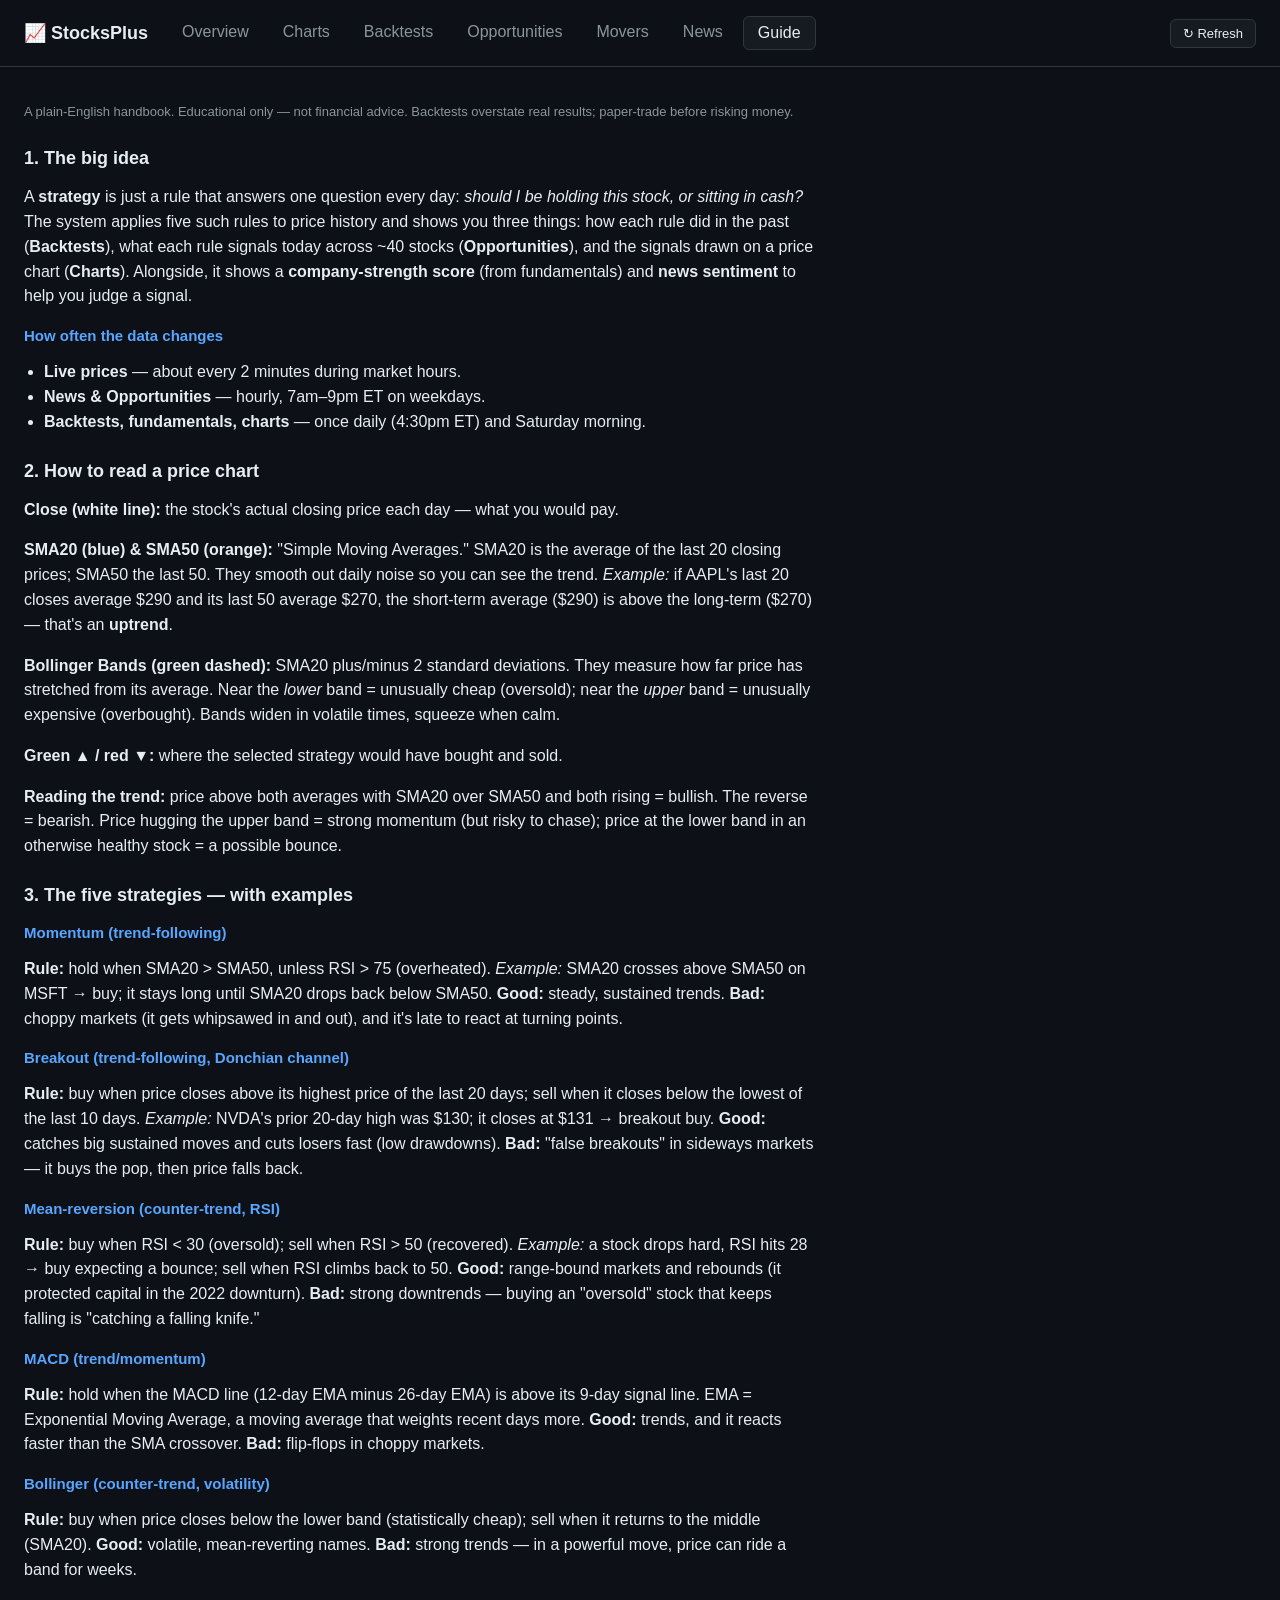
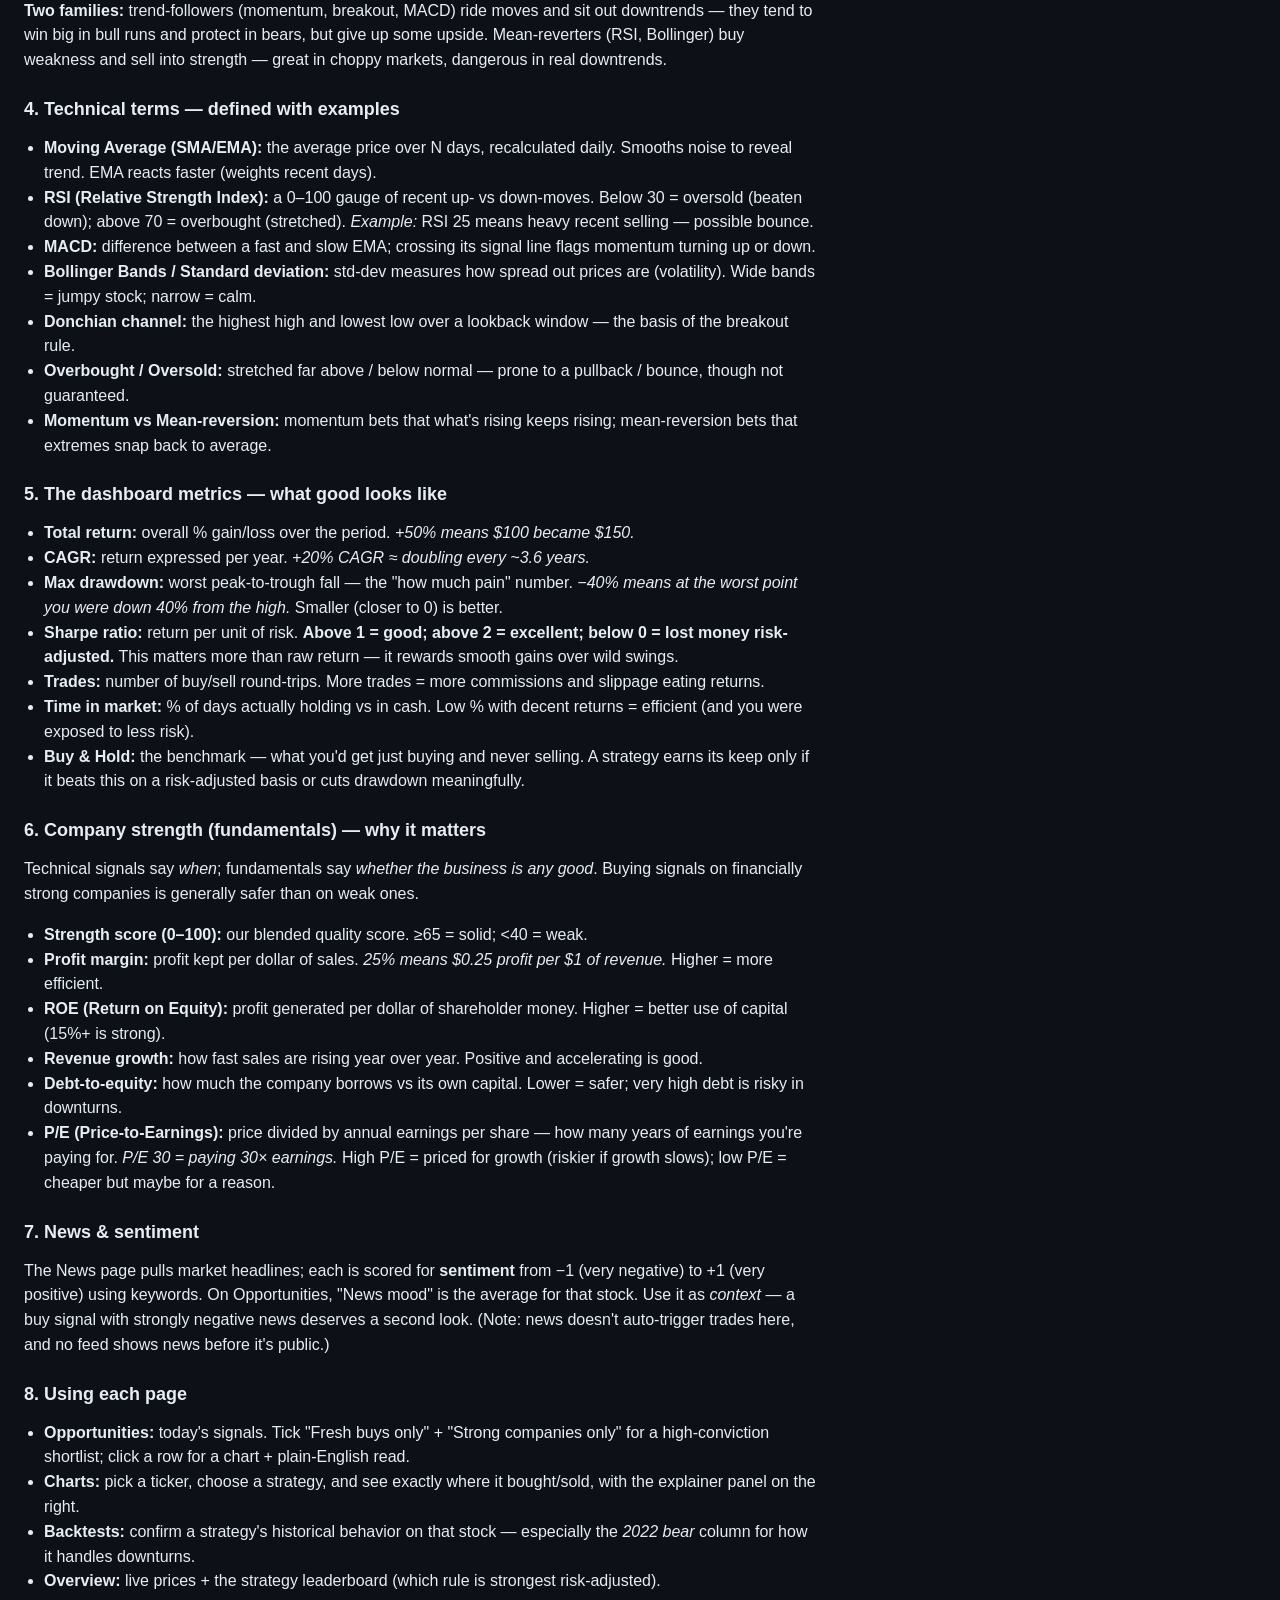
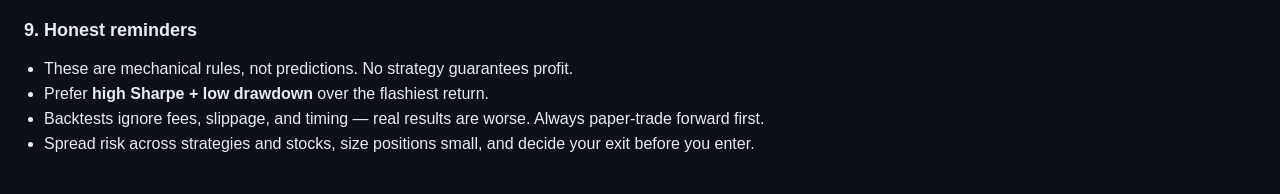
<file: dashboard/guide.html>
<!DOCTYPE html><html lang="en"><head>
<meta charset="UTF-8" /><meta name="viewport" content="width=device-width, initial-scale=1.0" />
<title>StocksPlus — Guide</title><link rel="stylesheet" href="assets/css/app.css" /></head>
<body>
<header>
  <span class="brand">📈 StocksPlus</span>
  <nav>
    <a href="index.html">Overview</a>
    <a href="charts.html">Charts</a>
    <a href="backtests.html">Backtests</a>
    <a href="opportunities.html">Opportunities</a>
    <a href="movers.html">Movers</a>
    <a href="news.html">News</a>
    <a href="guide.html" class="active">Guide</a>
  </nav>
  <span class="spacer"></span>
  <button id="refresh" onclick="location.reload()">↻ Refresh</button>
</header>
<main class="guide">
  <p class="tagline">A plain-English handbook. Educational only — not financial advice. Backtests overstate real results; paper-trade before risking money.</p>

  <h2>1. The big idea</h2>
  <p>A <strong>strategy</strong> is just a rule that answers one question every day: <em>should I be holding this stock, or sitting in cash?</em> The system applies five such rules to price history and shows you three things: how each rule did in the past (<strong>Backtests</strong>), what each rule signals today across ~40 stocks (<strong>Opportunities</strong>), and the signals drawn on a price chart (<strong>Charts</strong>). Alongside, it shows a <strong>company-strength score</strong> (from fundamentals) and <strong>news sentiment</strong> to help you judge a signal.</p>

  <h3>How often the data changes</h3>
  <ul>
    <li><strong>Live prices</strong> — about every 2 minutes during market hours.</li>
    <li><strong>News &amp; Opportunities</strong> — hourly, 7am–9pm ET on weekdays.</li>
    <li><strong>Backtests, fundamentals, charts</strong> — once daily (4:30pm ET) and Saturday morning.</li>
  </ul>

  <h2>2. How to read a price chart</h2>
  <p><strong>Close (white line):</strong> the stock's actual closing price each day — what you would pay.</p>
  <p><strong>SMA20 (blue) &amp; SMA50 (orange):</strong> "Simple Moving Averages." SMA20 is the average of the last 20 closing prices; SMA50 the last 50. They smooth out daily noise so you can see the trend. <em>Example:</em> if AAPL's last 20 closes average $290 and its last 50 average $270, the short-term average ($290) is above the long-term ($270) — that's an <strong>uptrend</strong>.</p>
  <p><strong>Bollinger Bands (green dashed):</strong> SMA20 plus/minus 2 standard deviations. They measure how far price has stretched from its average. Near the <em>lower</em> band = unusually cheap (oversold); near the <em>upper</em> band = unusually expensive (overbought). Bands widen in volatile times, squeeze when calm.</p>
  <p><strong>Green ▲ / red ▼:</strong> where the selected strategy would have bought and sold.</p>
  <p><strong>Reading the trend:</strong> price above both averages with SMA20 over SMA50 and both rising = bullish. The reverse = bearish. Price hugging the upper band = strong momentum (but risky to chase); price at the lower band in an otherwise healthy stock = a possible bounce.</p>

  <h2>3. The five strategies — with examples</h2>

  <h3>Momentum (trend-following)</h3>
  <p><strong>Rule:</strong> hold when SMA20 &gt; SMA50, unless RSI &gt; 75 (overheated). <em>Example:</em> SMA20 crosses above SMA50 on MSFT → buy; it stays long until SMA20 drops back below SMA50. <strong>Good:</strong> steady, sustained trends. <strong>Bad:</strong> choppy markets (it gets whipsawed in and out), and it's late to react at turning points.</p>

  <h3>Breakout (trend-following, Donchian channel)</h3>
  <p><strong>Rule:</strong> buy when price closes above its highest price of the last 20 days; sell when it closes below the lowest of the last 10 days. <em>Example:</em> NVDA's prior 20-day high was $130; it closes at $131 → breakout buy. <strong>Good:</strong> catches big sustained moves and cuts losers fast (low drawdowns). <strong>Bad:</strong> "false breakouts" in sideways markets — it buys the pop, then price falls back.</p>

  <h3>Mean-reversion (counter-trend, RSI)</h3>
  <p><strong>Rule:</strong> buy when RSI &lt; 30 (oversold); sell when RSI &gt; 50 (recovered). <em>Example:</em> a stock drops hard, RSI hits 28 → buy expecting a bounce; sell when RSI climbs back to 50. <strong>Good:</strong> range-bound markets and rebounds (it protected capital in the 2022 downturn). <strong>Bad:</strong> strong downtrends — buying an "oversold" stock that keeps falling is "catching a falling knife."</p>

  <h3>MACD (trend/momentum)</h3>
  <p><strong>Rule:</strong> hold when the MACD line (12-day EMA minus 26-day EMA) is above its 9-day signal line. EMA = Exponential Moving Average, a moving average that weights recent days more. <strong>Good:</strong> trends, and it reacts faster than the SMA crossover. <strong>Bad:</strong> flip-flops in choppy markets.</p>

  <h3>Bollinger (counter-trend, volatility)</h3>
  <p><strong>Rule:</strong> buy when price closes below the lower band (statistically cheap); sell when it returns to the middle (SMA20). <strong>Good:</strong> volatile, mean-reverting names. <strong>Bad:</strong> strong trends — in a powerful move, price can ride a band for weeks.</p>

  <p><strong>Two families:</strong> trend-followers (momentum, breakout, MACD) ride moves and sit out downtrends — they tend to win big in bull runs and protect in bears, but give up some upside. Mean-reverters (RSI, Bollinger) buy weakness and sell into strength — great in choppy markets, dangerous in real downtrends.</p>

  <h2>4. Technical terms — defined with examples</h2>
  <ul>
    <li><strong>Moving Average (SMA/EMA):</strong> the average price over N days, recalculated daily. Smooths noise to reveal trend. EMA reacts faster (weights recent days).</li>
    <li><strong>RSI (Relative Strength Index):</strong> a 0–100 gauge of recent up- vs down-moves. Below 30 = oversold (beaten down); above 70 = overbought (stretched). <em>Example:</em> RSI 25 means heavy recent selling — possible bounce.</li>
    <li><strong>MACD:</strong> difference between a fast and slow EMA; crossing its signal line flags momentum turning up or down.</li>
    <li><strong>Bollinger Bands / Standard deviation:</strong> std-dev measures how spread out prices are (volatility). Wide bands = jumpy stock; narrow = calm.</li>
    <li><strong>Donchian channel:</strong> the highest high and lowest low over a lookback window — the basis of the breakout rule.</li>
    <li><strong>Overbought / Oversold:</strong> stretched far above / below normal — prone to a pullback / bounce, though not guaranteed.</li>
    <li><strong>Momentum vs Mean-reversion:</strong> momentum bets that what's rising keeps rising; mean-reversion bets that extremes snap back to average.</li>
  </ul>

  <h2>5. The dashboard metrics — what good looks like</h2>
  <ul>
    <li><strong>Total return:</strong> overall % gain/loss over the period. <em>+50% means $100 became $150.</em></li>
    <li><strong>CAGR:</strong> return expressed per year. <em>+20% CAGR ≈ doubling every ~3.6 years.</em></li>
    <li><strong>Max drawdown:</strong> worst peak-to-trough fall — the "how much pain" number. <em>−40% means at the worst point you were down 40% from the high.</em> Smaller (closer to 0) is better.</li>
    <li><strong>Sharpe ratio:</strong> return per unit of risk. <strong>Above 1 = good; above 2 = excellent; below 0 = lost money risk-adjusted.</strong> This matters more than raw return — it rewards smooth gains over wild swings.</li>
    <li><strong>Trades:</strong> number of buy/sell round-trips. More trades = more commissions and slippage eating returns.</li>
    <li><strong>Time in market:</strong> % of days actually holding vs in cash. Low % with decent returns = efficient (and you were exposed to less risk).</li>
    <li><strong>Buy &amp; Hold:</strong> the benchmark — what you'd get just buying and never selling. A strategy earns its keep only if it beats this on a risk-adjusted basis or cuts drawdown meaningfully.</li>
  </ul>

  <h2>6. Company strength (fundamentals) — why it matters</h2>
  <p>Technical signals say <em>when</em>; fundamentals say <em>whether the business is any good</em>. Buying signals on financially strong companies is generally safer than on weak ones.</p>
  <ul>
    <li><strong>Strength score (0–100):</strong> our blended quality score. ≥65 = solid; &lt;40 = weak.</li>
    <li><strong>Profit margin:</strong> profit kept per dollar of sales. <em>25% means $0.25 profit per $1 of revenue.</em> Higher = more efficient.</li>
    <li><strong>ROE (Return on Equity):</strong> profit generated per dollar of shareholder money. Higher = better use of capital (15%+ is strong).</li>
    <li><strong>Revenue growth:</strong> how fast sales are rising year over year. Positive and accelerating is good.</li>
    <li><strong>Debt-to-equity:</strong> how much the company borrows vs its own capital. Lower = safer; very high debt is risky in downturns.</li>
    <li><strong>P/E (Price-to-Earnings):</strong> price divided by annual earnings per share — how many years of earnings you're paying for. <em>P/E 30 = paying 30× earnings.</em> High P/E = priced for growth (riskier if growth slows); low P/E = cheaper but maybe for a reason.</li>
  </ul>

  <h2>7. News &amp; sentiment</h2>
  <p>The News page pulls market headlines; each is scored for <strong>sentiment</strong> from −1 (very negative) to +1 (very positive) using keywords. On Opportunities, "News mood" is the average for that stock. Use it as <em>context</em> — a buy signal with strongly negative news deserves a second look. (Note: news doesn't auto-trigger trades here, and no feed shows news before it's public.)</p>

  <h2>8. Using each page</h2>
  <ul>
    <li><strong>Opportunities:</strong> today's signals. Tick "Fresh buys only" + "Strong companies only" for a high-conviction shortlist; click a row for a chart + plain-English read.</li>
    <li><strong>Charts:</strong> pick a ticker, choose a strategy, and see exactly where it bought/sold, with the explainer panel on the right.</li>
    <li><strong>Backtests:</strong> confirm a strategy's historical behavior on that stock — especially the <em>2022 bear</em> column for how it handles downturns.</li>
    <li><strong>Overview:</strong> live prices + the strategy leaderboard (which rule is strongest risk-adjusted).</li>
  </ul>

  <h2>9. Honest reminders</h2>
  <ul>
    <li>These are mechanical rules, not predictions. No strategy guarantees profit.</li>
    <li>Prefer <strong>high Sharpe + low drawdown</strong> over the flashiest return.</li>
    <li>Backtests ignore fees, slippage, and timing — real results are worse. Always paper-trade forward first.</li>
    <li>Spread risk across strategies and stocks, size positions small, and decide your exit before you enter.</li>
  </ul>
</main>
</body></html>
</file>
<file: dashboard/assets/css/app.css>
:root {
  --bg:#0d1117; --panel:#161b22; --line:#30363d; --text:#e6edf3;
  --muted:#8b949e; --green:#3fb950; --red:#f85149; --accent:#58a6ff;
}
* { box-sizing:border-box; }
body { margin:0; font-family:-apple-system,Segoe UI,Roboto,sans-serif;
       background:var(--bg); color:var(--text); }
a { color:var(--accent); text-decoration:none; }
a:hover { text-decoration:underline; }

/* header + nav */
header { padding:16px 24px; border-bottom:1px solid var(--line);
         display:flex; align-items:center; gap:20px; flex-wrap:wrap; }
header .brand { font-size:18px; font-weight:700; }
header .sub { color:var(--muted); font-size:13px; }
nav { display:flex; gap:6px; }
nav a { padding:7px 14px; border-radius:6px; color:var(--muted); }
nav a:hover { color:var(--text); text-decoration:none; background:#1c2330; }
nav a.active { color:var(--text); background:var(--panel); border:1px solid var(--line); }
.spacer { flex:1; }
button { background:var(--panel); color:var(--text); border:1px solid var(--line);
         border-radius:6px; padding:6px 12px; cursor:pointer; font-size:13px; }
button:hover { border-color:var(--accent); }

main { padding:22px 24px; max-width:1200px; }

/* controls */
.controls { display:flex; gap:12px; align-items:center; margin-bottom:14px; flex-wrap:wrap; }
select { background:var(--panel); color:var(--text); border:1px solid var(--line);
         border-radius:6px; padding:6px 10px; }

/* tables */
table { width:100%; border-collapse:collapse; font-size:13px; }
th,td { text-align:right; padding:8px 10px; border-bottom:1px solid var(--line); }
th:first-child,td:first-child,th:nth-child(2),td:nth-child(2){ text-align:left; }
th { color:var(--muted); font-weight:600; cursor:pointer; user-select:none; }
tbody tr { cursor:pointer; }
tbody tr:hover { background:#1c2330; }
tbody tr.sel { background:#22304a; }
.pos { color:var(--green); } .neg { color:var(--red); }

/* panels + cards */
.panel { background:var(--panel); border:1px solid var(--line); border-radius:8px;
         padding:16px; margin-top:18px; }
.cards { display:grid; grid-template-columns:repeat(auto-fit,minmax(180px,1fr));
         gap:14px; margin-bottom:8px; }
.card { background:var(--panel); border:1px solid var(--line); border-radius:8px; padding:16px; }
.card .label { color:var(--muted); font-size:12px; }
.card .value { font-size:26px; font-weight:700; margin-top:4px; }

/* news */
.news-item { padding:10px 0; border-bottom:1px solid var(--line); }
.news-meta { color:var(--muted); font-size:12px; margin-top:3px; }
.tag { display:inline-block; background:#21262d; border-radius:4px; padding:1px 6px;
       margin-right:4px; font-size:11px; }

.empty { color:var(--muted); padding:30px; text-align:center; }
.warn { background:#3d2b00; border:1px solid #9e6a00; color:#f0c674;
        padding:12px 16px; border-radius:8px; margin:20px 24px; }
.hidden { display:none; }

/* live price strip */
.live-strip { display:flex; gap:10px; flex-wrap:wrap; margin-bottom:18px; }
.quote { background:var(--panel); border:1px solid var(--line); border-radius:8px;
         padding:8px 12px; min-width:120px; }
.quote .t { font-weight:700; font-size:13px; }
.quote .p { font-size:15px; margin-top:2px; }
.quote .c { font-size:12px; }
.live-head { color:var(--muted); font-size:12px; font-weight:700; letter-spacing:.06em;
             margin-bottom:6px; }
.live-dot { color:var(--green); }

/* guide page prose */
.guide { max-width:840px; }
.guide h2 { font-size:18px; margin:26px 0 6px; }
.guide h3 { font-size:15px; margin:18px 0 4px; color:var(--accent); }
.guide p, .guide li { line-height:1.55; }
.guide ul { padding-left:20px; }
.guide .tagline { color:var(--muted); font-size:13px; }

/* hover-help cursor on tooltip headers */
th[title], .help[title] { cursor: help; }

/* click-to-chart modal */
.modal-backdrop { position:fixed; inset:0; background:rgba(0,0,0,.65);
  display:flex; align-items:center; justify-content:center; z-index:1000; padding:20px; }
.modal { background:var(--bg); border:1px solid var(--line); border-radius:12px;
  max-width:860px; width:100%; max-height:92vh; overflow:auto; padding:22px; position:relative; }
.modal-close { position:absolute; top:8px; right:12px; background:none; border:none;
  color:var(--muted); font-size:24px; cursor:pointer; }
.modal h3 { margin:0 0 2px; }
.explain { margin:14px 0; }
.explain p { line-height:1.5; margin:8px 0; }
.explain strong { color:var(--text); }

/* ensure hidden modal stays hidden (beats .modal-backdrop display:flex) */
.modal-backdrop.hidden { display:none !important; }

/* charts page: chart + side explainer */
.chart-layout { display:flex; gap:16px; align-items:flex-start; }
.chart-box { flex:1 1 600px; min-width:0; }
.side-panel { flex:0 0 320px; font-size:13px; line-height:1.5; }
.side-panel h4 { margin:14px 0 4px; font-size:13px; color:var(--accent); }
.side-panel h4:first-child { margin-top:0; }
.side-panel p { margin:6px 0; }
.side-panel .sw { display:inline-block; width:12px; height:12px; border-radius:2px;
  margin-right:6px; vertical-align:middle; }
.side-panel .tri { font-size:12px; vertical-align:middle; margin-right:4px; }
@media (max-width:900px){ .chart-layout{ flex-direction:column; } .side-panel{ flex:auto; width:100%; } }

/* charts explainer as a full-width 3-column band under the chart */
.explainer { display:grid; grid-template-columns:repeat(auto-fit,minmax(270px,1fr));
  gap:16px 28px; font-size:13px; line-height:1.5; }
.explainer h4 { margin:0 0 6px; font-size:13px; color:var(--accent); }
.explainer p { margin:6px 0; }
.explainer .sw { display:inline-block; width:12px; height:12px; border-radius:2px;
  margin-right:6px; vertical-align:middle; }
.explainer .tri { vertical-align:middle; margin-right:4px; }
.explainer .note { color:var(--muted); grid-column:1/-1; }

/* chart range buttons + enlarge */
.range { display:inline-flex; gap:4px; }
.range-btn { padding:5px 10px; }
.range-btn.active { border-color:var(--accent); color:var(--text); }
.big-canvas-wrap { height:72vh; }
</file>
